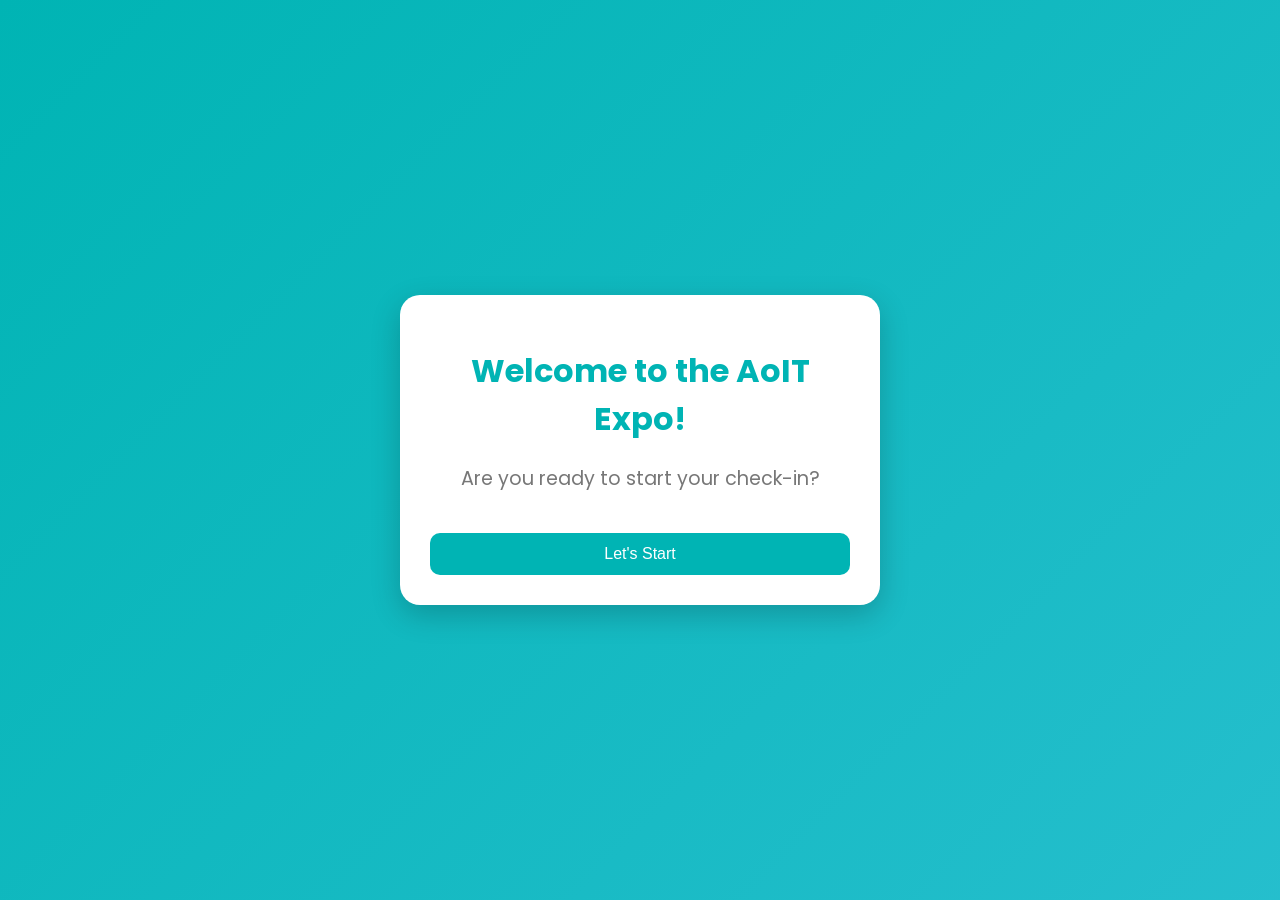
<file: expo.html>
<!DOCTYPE html>
<html lang="en">
<head>
<meta charset="UTF-8">
<meta name="viewport" content="width=device-width, initial-scale=1.0">
<title>AoIT Expo Check In</title>

<!-- Link to external CSS file -->
<link rel="stylesheet" href="expo.css">

<!-- Google Font for clean modern look -->
<link href="https://fonts.googleapis.com/css2?family=Poppins:wght@300;400;600&display=swap" rel="stylesheet">

</head>
<body>

<!-- Opening Panel -->
<div id="welcomePanel" class="panel">
    <h1>Welcome to the AoIT Expo!</h1>
    <p>Are you ready to start your check-in?</p>
    <button id="startButton">Let's Start</button>
</div>

<!-- Form Section (hidden initially) -->
<div class="container" id="checkInForm">
    <h1>AoIT Expo Check In</h1>
    <p>Welcome to the Academy of Innovative Technology</p>
    <p>Nice to meet you. We are glad you are here.</p>

    <form id="expoForm">
        <!-- Name input -->
        <label>Your Name</label>
        <input type="text" id="name" required>

        <!-- Email input -->
        <label>Email</label>
        <input type="email" required>

        <!-- Role or organization -->
        <label>Role or Organization</label>
        <input type="text" placeholder="Student, Teacher, Company, etc" required>

        <!-- Excitement question -->
        <label>Are you excited to be here?</label>
        <select required>
            <option value="">Select</option>
            <option>Yes</option>
            <option>Very excited</option>
            <option>A little</option>
        </select>

        <!-- Keep in contact -->
        <label>Would you like us to keep in contact?</label>
        <select>
            <option>No</option>
            <option>Yes</option>
        </select>

        <!-- Interest section -->
        <fieldset>
            <legend>What are you most excited to see?</legend>
            <label><input type="checkbox"> IT and Cyber Security</label>
            <label><input type="checkbox"> Web Design</label>
            <label><input type="checkbox"> Robotics</label>
            <label><input type="checkbox"> Game Design</label>
            <label><input type="checkbox"> Career and Finance</label>
            <label><input type="checkbox"> Music Technology</label>

            <!-- Other option -->
            <label>Other</label>
            <input type="text" placeholder="Type here">
        </fieldset>

        <!-- Networking question -->
        <label>What are you hoping to gain from this expo?</label>
        <textarea rows="3"></textarea>

        <!-- Collaboration question -->
        <label>Would you like to collaborate or work with AoIT?</label>
        <textarea rows="3"></textarea>

        <!-- Feedback -->
        <label>How can we improve our expo?</label>
        <textarea rows="3"></textarea>

        <button type="submit">Check In</button>
    </form>
</div>

<!-- Link to JS file -->
<script src="expo.js"></script>

</body>
</html>
</file>
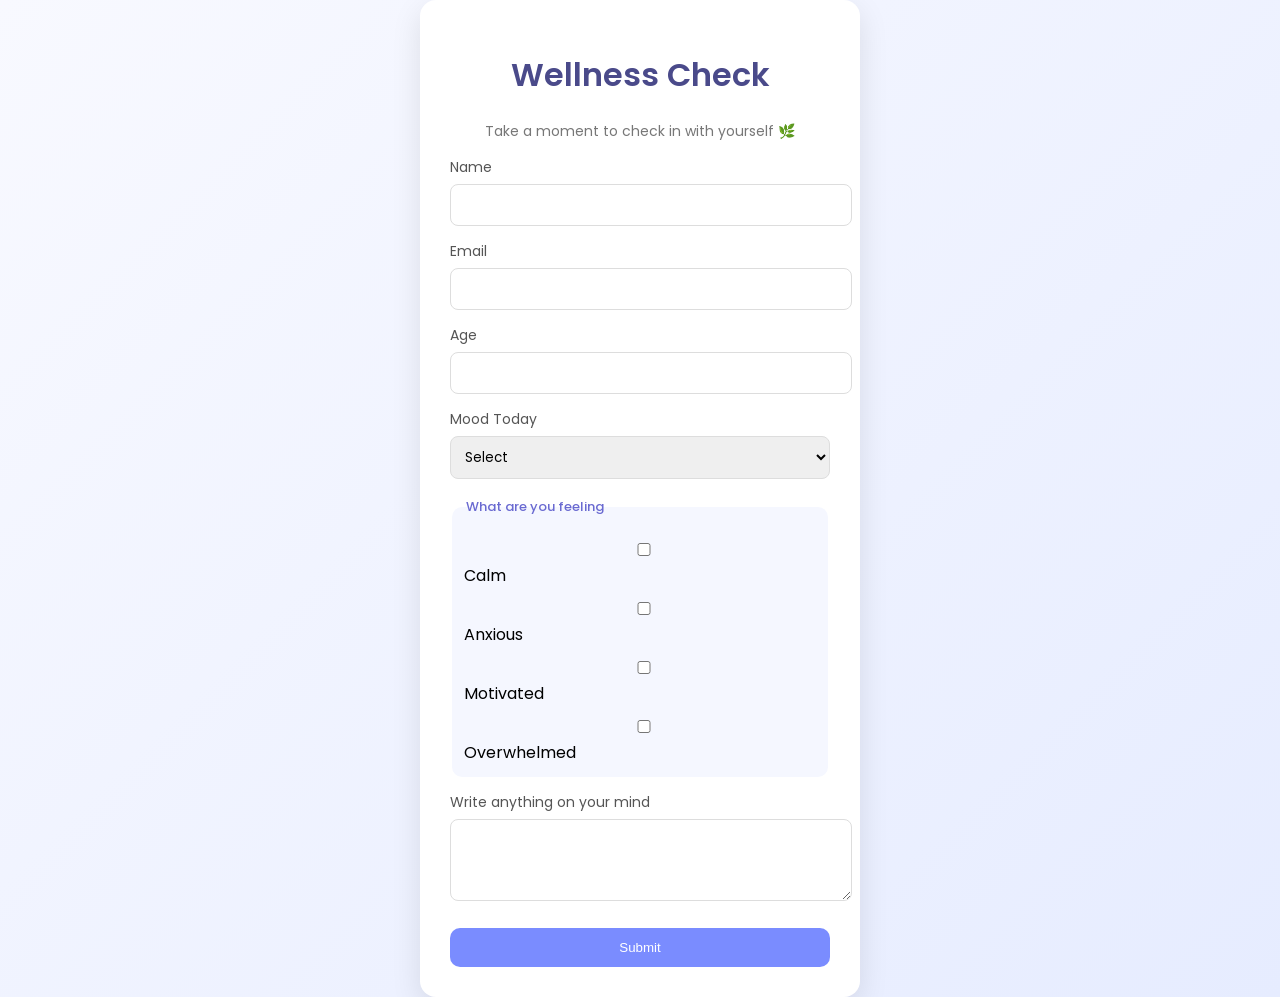
<file: well.html>
<!DOCTYPE html>
<html lang="en">
<head>
<meta charset="UTF-8">
<meta name="viewport" content="width=device-width, initial-scale=1.0">

<title>Wellness Check Form</title>

<link href="https://fonts.googleapis.com/css2?family=Poppins:wght@300;400;600&display=swap" rel="stylesheet">

<style>

body{
    margin:0;
    font-family:'Poppins', sans-serif;
    background: linear-gradient(135deg, #f8f9ff, #e6ecff);
    display:flex;
    justify-content:center;
    align-items:center;
    min-height:100vh;
}

.container{
    background:white;
    padding:30px;
    border-radius:16px;
    width:380px;
    box-shadow:0 10px 30px rgba(0,0,0,0.1);
    animation:fadeIn .8s ease;
}

h1{
    text-align:center;
    font-weight:600;
    color:#4a4a8a;
}

p{
    text-align:center;
    font-size:14px;
    color:#777;
}

label{
    display:block;
    margin-top:15px;
    font-size:14px;
    color:#555;
}

input, select, textarea{
    width:100%;
    padding:10px;
    margin-top:6px;
    border-radius:8px;
    border:1px solid #ddd;
    font-family:'Poppins', sans-serif;
    transition:.2s;
}

input:focus, select:focus, textarea:focus{
    outline:none;
    border-color:#7a8cff;
    box-shadow:0 0 5px rgba(122,140,255,0.3);
}

fieldset{
    margin-top:18px;
    border:none;
    background:#f5f7ff;
    padding:12px;
    border-radius:10px;
}

legend{
    font-size:13px;
    color:#6a6ad1;
    font-weight:500;
}

.option{
    margin-top:8px;
}

button{
    width:100%;
    margin-top:20px;
    padding:12px;
    border:none;
    border-radius:10px;
    background:#7a8cff;
    color:white;
    font-weight:500;
    cursor:pointer;
    transition:.3s;
}

button:hover{
    background:#5f6ee6;
    transform:translateY(-2px);
}

#thankYou{
    display:none;
    text-align:center;
    margin-top:20px;
    color:#4a4a8a;
    font-weight:500;
}

@keyframes fadeIn{
    from{opacity:0; transform:translateY(20px)}
    to{opacity:1; transform:translateY(0)}
}

</style>
</head>

<body>

<div class="container">

<h1>Wellness Check</h1>
<p>Take a moment to check in with yourself 🌿</p>

<form id="form">

<label>Name</label>
<input type="text" id="name" required>

<label>Email</label>
<input type="email" required>

<label>Age</label>
<input type="number" min="1" max="120" required>

<label>Mood Today</label>
<select required>
<option value="">Select</option>
<option>Happy</option>
<option>Okay</option>
<option>Stressed</option>
<option>Tired</option>
</select>

<fieldset>
<legend>What are you feeling</legend>

<div class="option">
<input type="checkbox"> Calm
</div>

<div class="option">
<input type="checkbox"> Anxious
</div>

<div class="option">
<input type="checkbox"> Motivated
</div>

<div class="option">
<input type="checkbox"> Overwhelmed
</div>

</fieldset>

<label>Write anything on your mind</label>
<textarea rows="3"></textarea>

<button type="submit">Submit</button>

</form>

<div id="thankYou"></div>

</div>

<script>

const form = document.getElementById("form");
const thankYou = document.getElementById("thankYou");

form.addEventListener("submit", function(e){
    e.preventDefault();

    const name = document.getElementById("name").value;

    thankYou.style.display = "block";
    thankYou.innerText = "Thank you " + name + ", take care of yourself today 💙";

    form.style.display = "none";
});

</script>

</body>
</html>
</file>
<file: expo.css>
/* Base page styling */
body{
    margin:0;
    font-family:'Poppins', sans-serif;
    background: linear-gradient(135deg, #00b4b4, #6fd3ff);
    background-size:300% 300%;
    animation:bgMove 10s ease infinite;
    display:flex;
    justify-content:center;
    align-items:center;
    min-height:100vh;
}

/* Keyframe for background animation */
@keyframes bgMove{
    0%{background-position:0% 50%}
    50%{background-position:100% 50%}
    100%{background-position:0% 50%}
}

/* Panel for opening screen */
.panel{
    text-align:center;
    background:white;
    padding:30px;
    border-radius:20px;
    width:420px;
    box-shadow:0 10px 30px rgba(0,0,0,0.2);
    animation:fadeIn 1s ease;
}

.panel h1{
    color:#00b4b4;
    font-size:2em;
}

.panel p{
    color:#777;
    font-size:1.2em;
}

/* Start button for panel */
#startButton{
    background-color:#00b4b4;
    color:white;
    padding:12px 25px;
    border:none;
    border-radius:10px;
    font-size:16px;
    cursor:pointer;
    transition:background-color 0.3s ease;
}

/* Button hover effect */
#startButton:hover{
    background-color:#008c8c;
    transform:scale(1.05);
}

/* Main form container */
.container{
    background:white;
    padding:30px;
    border-radius:15px;
    width:420px;
    box-shadow:0 10px 30px rgba(0,0,0,0.2);
    display:none; /* Hidden initially */
    animation:fadeIn 1s ease;
}

/* Title styling */
h1{
    text-align:center;
    color:#008c8c;
}

/* Labels */
label{
    display:block;
    margin-top:12px;
    font-size:14px;
}

/* Inputs, selects, textareas */
input, select, textarea{
    width:100%;
    padding:10px;
    margin-top:5px;
    border-radius:8px;
    border:1px solid #ccc;
    transition:.2s;
}

/* Focus effect (important for UX) */
input:focus, select:focus, textarea:focus{
    outline:none;
    border-color:#00b4b4;
    box-shadow:0 0 5px rgba(0,180,180,0.4);
}

/* Section box */
fieldset{
    margin-top:15px;
    border:1px solid #00b4b4;
    border-radius:10px;
    padding:10px;
}

/* Legend title */
legend{
    color:#008c8c;
    font-weight:500;
}

/* Submit button */
button{
    width:100%;
    margin-top:20px;
    padding:12px;
    background:#00b4b4;
    color:white;
    border:none;
    border-radius:10px;
    cursor:pointer;
    transition:.3s;
}

/* Hover animation */
button:hover{
    background:#008c8c;
    transform:scale(1.03);
}

/* Fade-in animation */
@keyframes fadeIn{
    from{opacity:0; transform:translateY(20px)}
    to{opacity:1; transform:translateY(0)}
}
</file>
